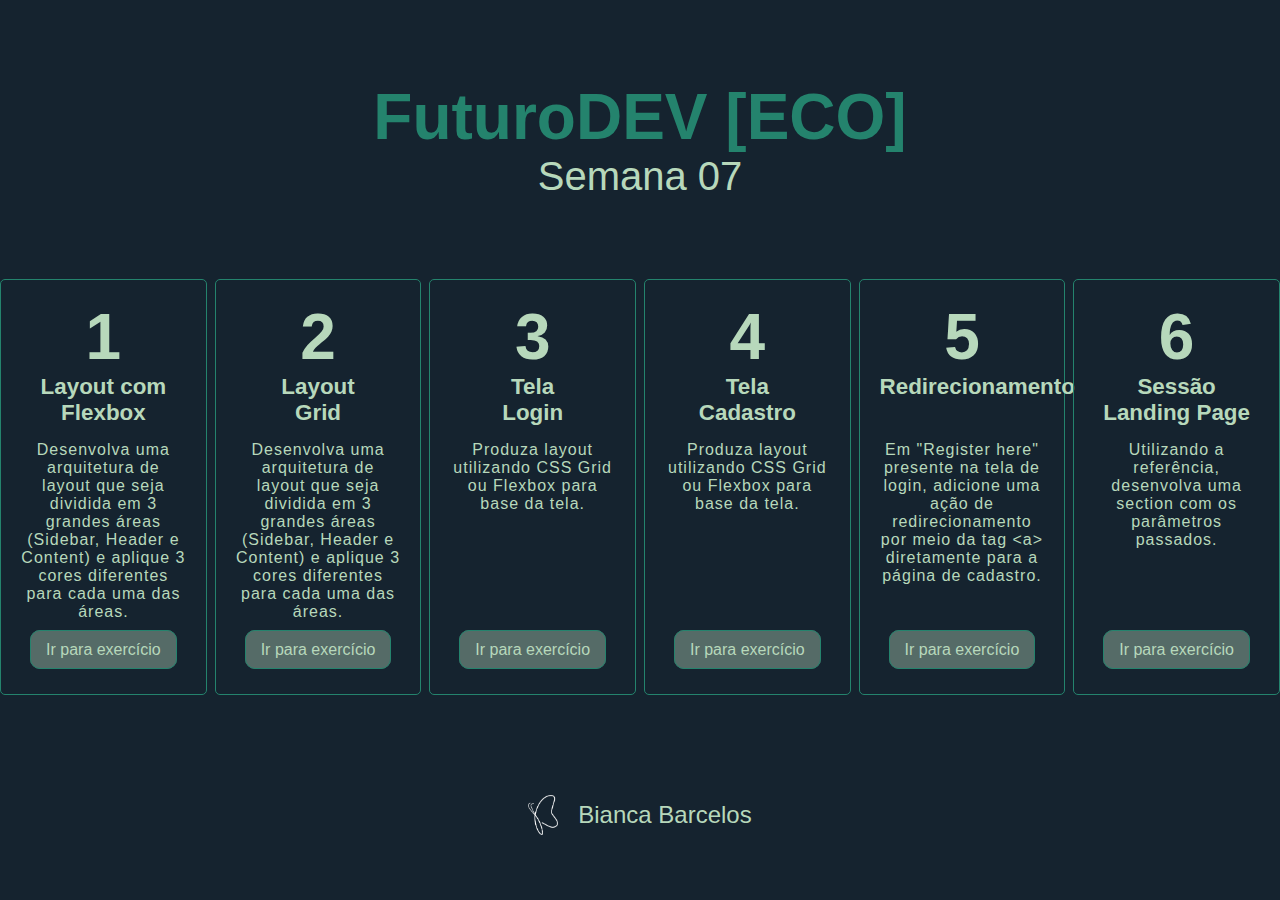
<file: index.html>
<!DOCTYPE html>
<html lang="en">
  <head>
      <meta charset="UTF-8">
      <meta name="viewport" content="width=device-width, initial-scale=1.0">
      <link rel="stylesheet" href="style.css">
      <title>Exercícios</title>
  </head>
  <body>
    <div class="titulo">
      <h1>FuturoDEV [ECO]</h1>
      <p>Semana 07</p>
    </div>
    <section>
      <div>
        <h2>1</h2>
        <h3>Layout com Flexbox</h3>
        <p>Desenvolva uma arquitetura de layout que seja dividida em 3 grandes áreas (Sidebar, Header e Content) e aplique 3 cores diferentes para cada uma das áreas.</p>
        <a href="/ex-1/index.html">Ir para exercício</a>
      </div>
      <div>
        <h2>2</h2>
        <h3>Layout <br>Grid</h3>
        <p>Desenvolva uma arquitetura de layout que seja dividida em 3 grandes áreas (Sidebar, Header e Content) e aplique 3 cores diferentes para cada uma das áreas.</p>
        <a href="/ex-2/index.html">Ir para exercício</a>
      </div>
      <div>
        <h2>3</h2>
        <h3>Tela <br>Login</h3>
        <p>Produza layout utilizando CSS Grid ou Flexbox para base da tela.</p>
        <a href="/ex-3/index.html">Ir para exercício</a>
      </div>
      <div>
        <h2>4</h2>
        <h3>Tela <br>Cadastro</h3>
        <p>Produza layout utilizando CSS Grid ou Flexbox para base da tela.</p>
        <a href="/ex-4/index.html">Ir para exercício</a>
      </div>
      <div>
        <h2>5</h2>
        <h3>Redirecionamento</h3>
        <p>Em "Register here" presente na tela de login, adicione uma ação de redirecionamento por meio da tag &lt;a&gt; diretamente para a página de cadastro.</p>
        <a href="/ex-3/index.html?alert">Ir para exercício</a>
      </div>
      <div>
        <h2>6</h2>
        <h3>Sessão <br>Landing Page</h3>
        <p>Utilizando a referência, desenvolva uma section com os parâmetros passados.</p>
        <a href="/ex-6/index.html">Ir para exercício</a>
      </div>
    </section>

    <div class="logo_bianca">
      <img src="assets/logo.png" alt="">
      <p>Bianca Barcelos</p>
    </div>
  </body>
</html>
</file>
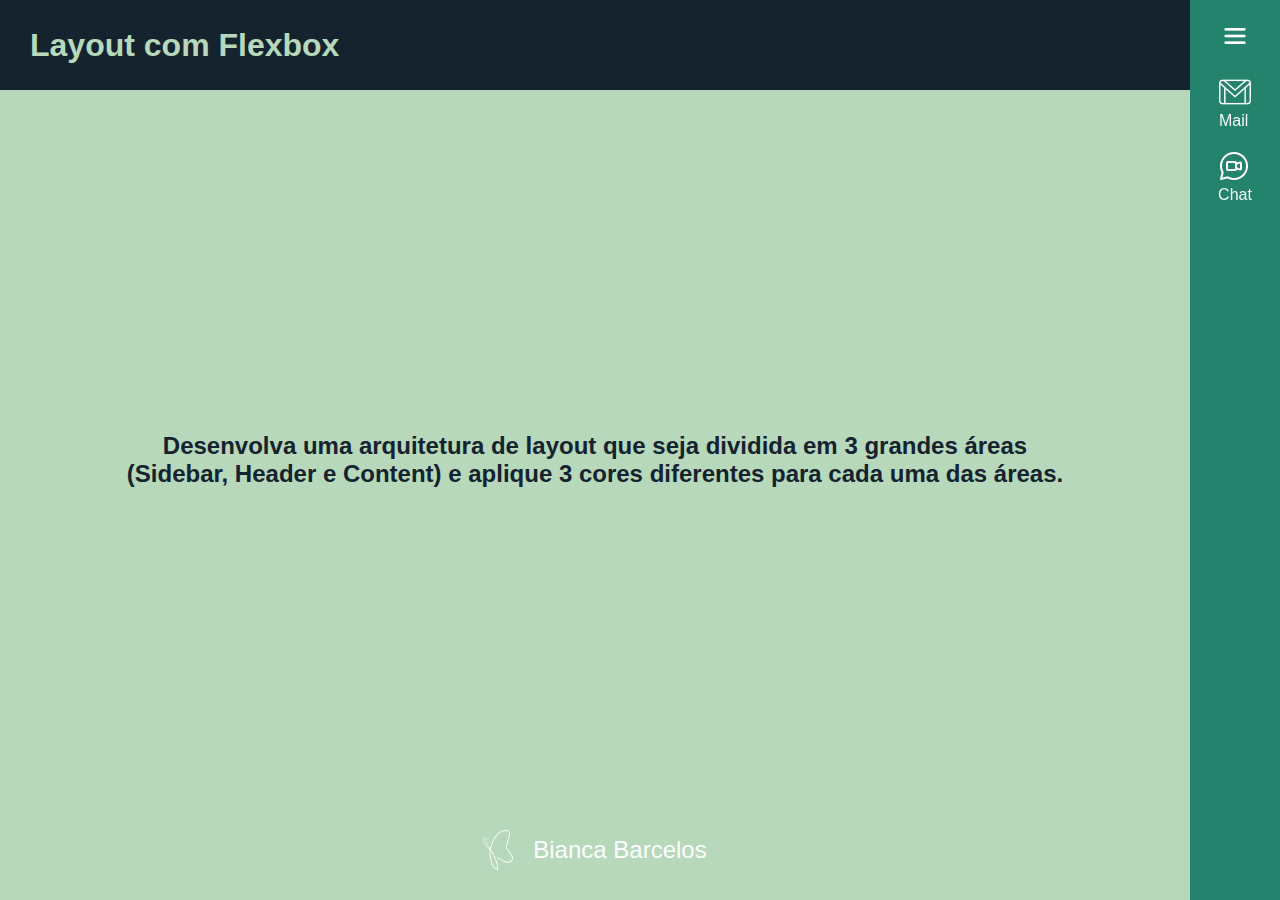
<file: ex-1/index.html>
<!DOCTYPE html>
<html lang="en">
<head>
    <meta charset="UTF-8">
    <meta name="viewport" content="width=device-width, initial-scale=1.0">
    <link rel="stylesheet" href="style.css">
    <title>Exercício 1</title>
</head>
<body>
    <section>
        <header>
            <h1>Layout com Flexbox</h1>
        </header>
        <div id="content">
            <h2>Desenvolva uma arquitetura de layout que seja dividida em 3 grandes áreas (Sidebar, Header e Content) e aplique 3 cores diferentes para cada uma das áreas.</h2>
        </div>
        <div class="logo_bianca">
            <img src="../assets/logo.png" alt="">
            <p>Bianca Barcelos</p>
        </div>
    </section>
    <nav>
        <div>
            <img src="../assets/menu.png" alt="">
        </div>
        <div>
            <img src="../assets/gmail.png" alt="">
            <p>Mail</p>
        </div>
        <div>
            <img src="../assets/chat.png" alt="">
            <p>Chat</p>
        </div>

    </nav>
</body>
</html>
</file>
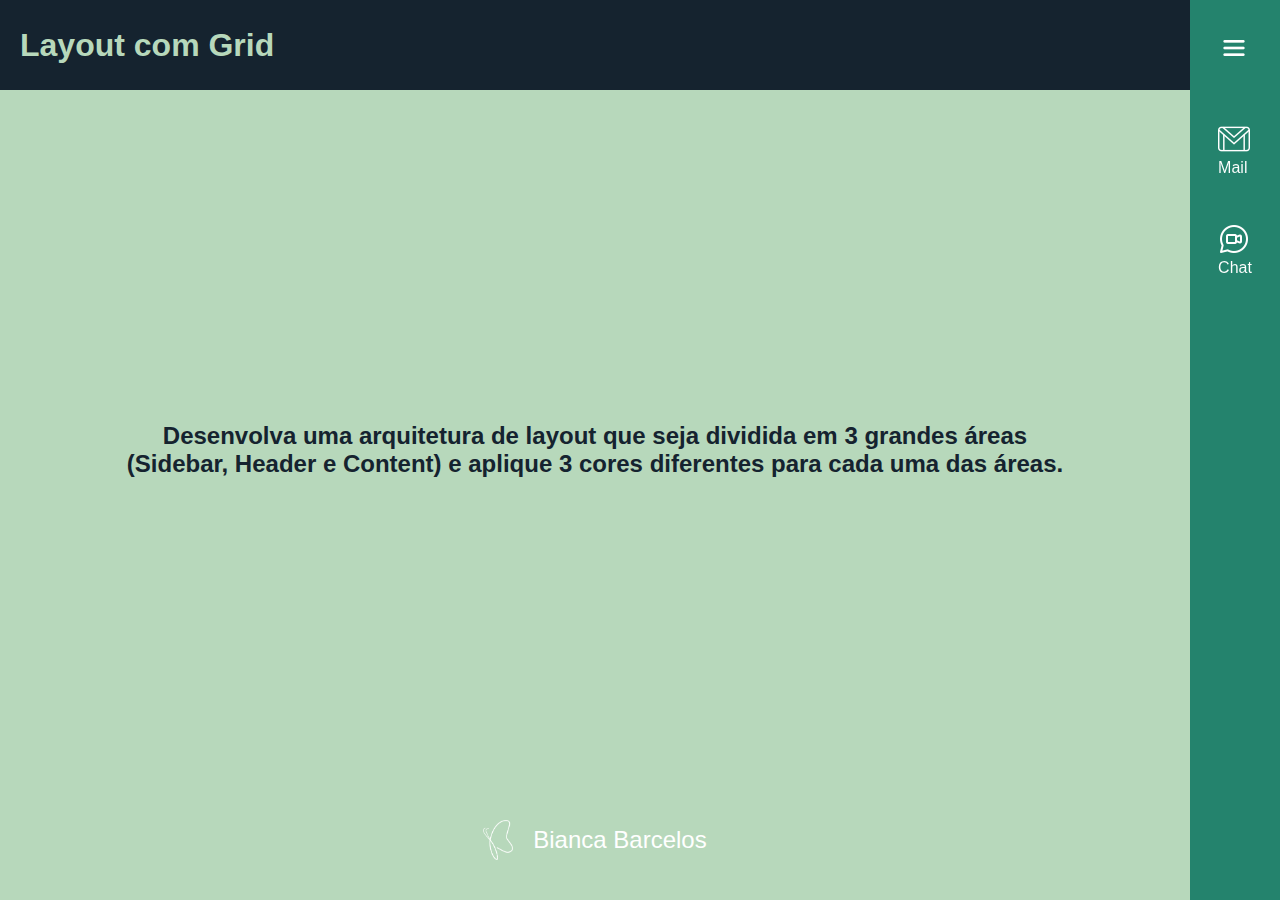
<file: ex-2/index.html>
<!DOCTYPE html>
<html lang="en">
<head>
    <meta charset="UTF-8">
    <meta name="viewport" content="width=device-width, initial-scale=1.0">
    <link rel="stylesheet" href="style.css">
    <title>Exercício 2</title>
</head>
<body class="parent">
    <nav class="div1">
        <div>
            <img src="../assets/menu.png" alt="">
        </div>
        <div>
            <img src="../assets/gmail.png" alt="">
            <p>Mail</p>
        </div>
        <div>
            <img src="../assets/chat.png" alt="">
            <p>Chat</p>
        </div>
    </nav>
    <header class="div2">
        <h1>Layout com Grid</h1>
    </header>
    <div class="div3">
        <h2>Desenvolva uma arquitetura de layout que seja dividida em 3 grandes áreas (Sidebar, Header e Content) e aplique 3 cores diferentes para cada uma das áreas.</h2>
        <div class="logo_bianca">
            <img src="../assets/logo.png" alt="">
            <p>Bianca Barcelos</p>
        </div>
    </div>
</body>
</html>
</file>
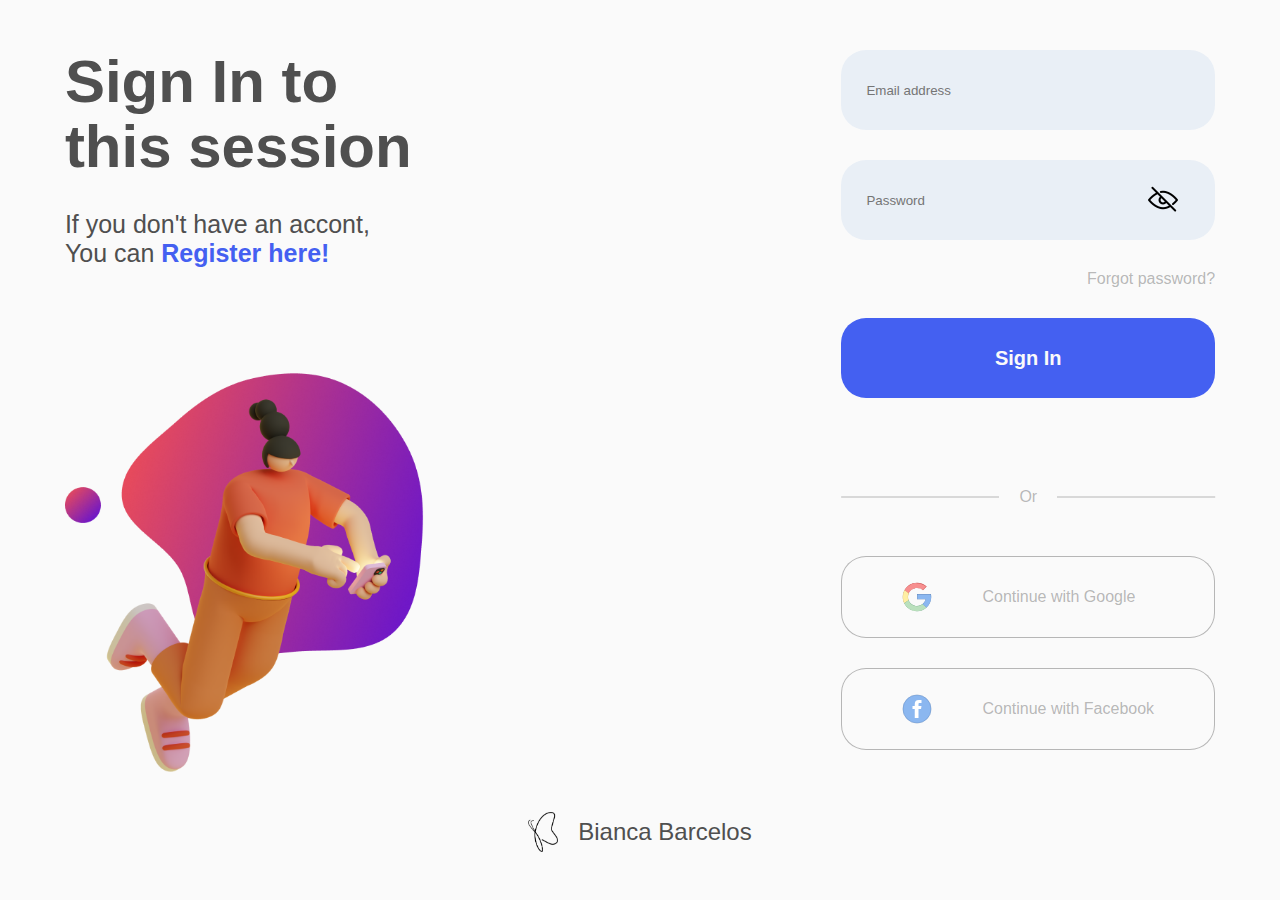
<file: ex-3/index.html>
<!DOCTYPE html>
<html lang="en">
<head>
    <meta charset="UTF-8">
    <meta name="viewport" content="width=device-width, initial-scale=1.0">
    <link rel="stylesheet" href="style.css">
    <title>Exercício 3</title>
</head>
<body>
    <section>
        <div id="colunaTxt">
            <div>
                <h1>Sign In to <br>this session</h1>
                <h2>If you don't have an accont, <br>You can <a href="../ex-4/index.html">Register here!</a></h2>
            </div>
            <img src="../assets/menina.png" alt="">
        </div>
        <div id="colunaForm">
            <form action="">
                <input class="btn" type="email" id="email" class="form" placeholder="Email address">
                <div>
                    <input class="btn" type="password" id="password" class="form" placeholder="Password">
                    <span class="olho"> <img class="olho-img1" onclick="passwordOlho(1)" src="../assets/olho_fechado.png" alt=""><img class="d-none olho-img2" onclick="passwordOlho(2)" src="../assets/olho_aberto.png" alt=""></span>
                </div>
                <a id="forgot" href="../ex-3/">Forgot password?</a>
                <a class="btn btnSign" href="../ex-4/index.html">Sign In</a>
            </form>
            <div>
                <p id="or"><span>Or</span></p>
                <a class="btn btnOr" target="_blank" href="https://www.google.com/webhp?hl=pt-BR&sa=X&ved=0ahUKEwjZssmV6-CEAxWdALkGHRRpCWYQPAgJ&safe=active&ssui=on"> <img src="../assets/google.svg" alt="">Continue with Google</a>
                <a class="btn btnOr" target="_blank" href="https://www.facebook.com/campaign/landing.php?&campaign_id=1654787885&extra_1=s%7Cc%7C318628673256%7Ce%7Cfacebook%27%7C&placement=&creative=318628673256&keyword=facebook%27&partner_id=googlesem&extra_2=campaignid%3D1654787885%26adgroupid%3D62478117254%26matchtype%3De%26network%3Dg%26source%3Dnotmobile%26search_or_content%3Ds%26device%3Dc%26devicemodel%3D%26adposition%3D%26target%3D%26targetid%3Dkwd-362360550869%26loc_physical_ms%3D9102229%26loc_interest_ms%3D%26feeditemid%3D%26param1%3D%26param2%3D&gad_source=1&gclid=CjwKCAiAxaCvBhBaEiwAvsLmWCQKUSvKiqwntUK_NLragI9D2RbbsOvI4U8z8o1oWkTt0CbEZM-myhoCkVAQAvD_BwE"> <img src="../assets/facebook.svg" alt="">Continue with Facebook</a>
            </div>
        </div>
    </section>
    <div class="logo_bianca">
        <img src="../assets/logo.png" alt="">
        <p>Bianca Barcelos</p>
    </div>
    <script src="script.js"></script>
</body>
</html>
</file>
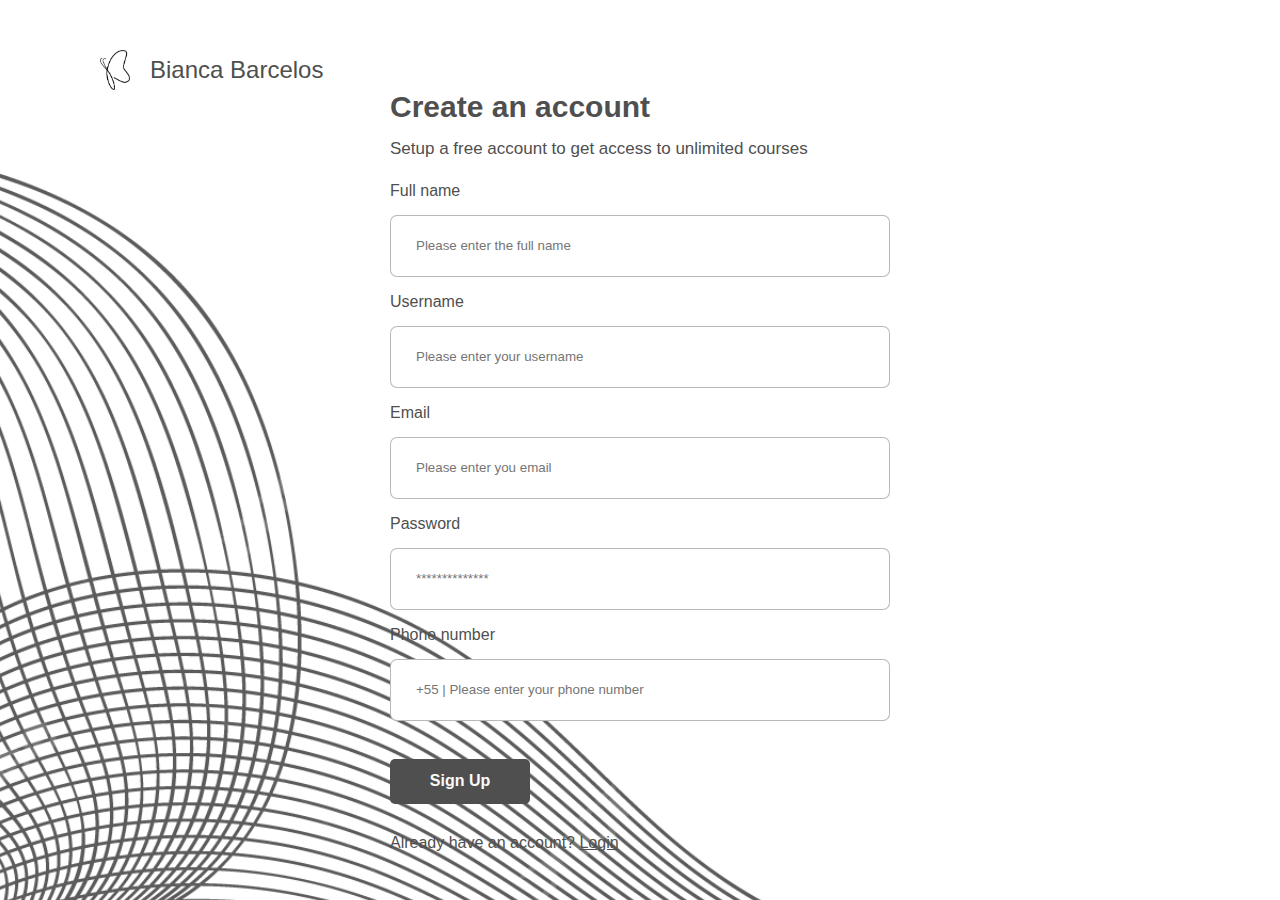
<file: ex-4/index.html>
<!DOCTYPE html>
<html lang="en">
<head>
    <meta charset="UTF-8">
    <meta name="viewport" content="width=device-width, initial-scale=1.0">
    <link rel="stylesheet" href="style.css">
    <title>Exercício 4</title>
</head>
<body>
    <div class="logo_bianca">
        <img src="../assets/logo.png" alt="">
        <p>Bianca Barcelos</p>
    </div>
    <section>
        <h1>Create an account</h1>
        <h2>Setup a free account to get access to unlimited courses</h2>
        <form action="">
            <fieldset>
                <label for="name">Full name</label>
                <input type="text" required id="name" name="name" placeholder="Please enter the full name">
            </fieldset>
            <fieldset>
                <label for="username">Username</label>
                <input type="text" required id="username" name="username" placeholder="Please enter your username">
            </fieldset>
            <fieldset>
                <label for="email">Email</label>
                <input type="text" required id="email" name="email" placeholder="Please enter you email">
            </fieldset>
            <fieldset>
                <label for="password">Password</label>
                <input type="text" required id="password" name="password" placeholder="**************">
            </fieldset>
            <fieldset>
                <label for="number">Phone number</label>
                <input type="text" required id="number" name="number" placeholder="+55 | Please enter your phone number">
            </fieldset>
        </form>
        <div>
            <a class="btnSign" href="../ex-3/index.html">Sign Up</a>
            <p id="login">Already have an account? <a href="../ex-3/index.html">Login</a></p>
        </div>

    </section>
    
</body>
</html>
</file>
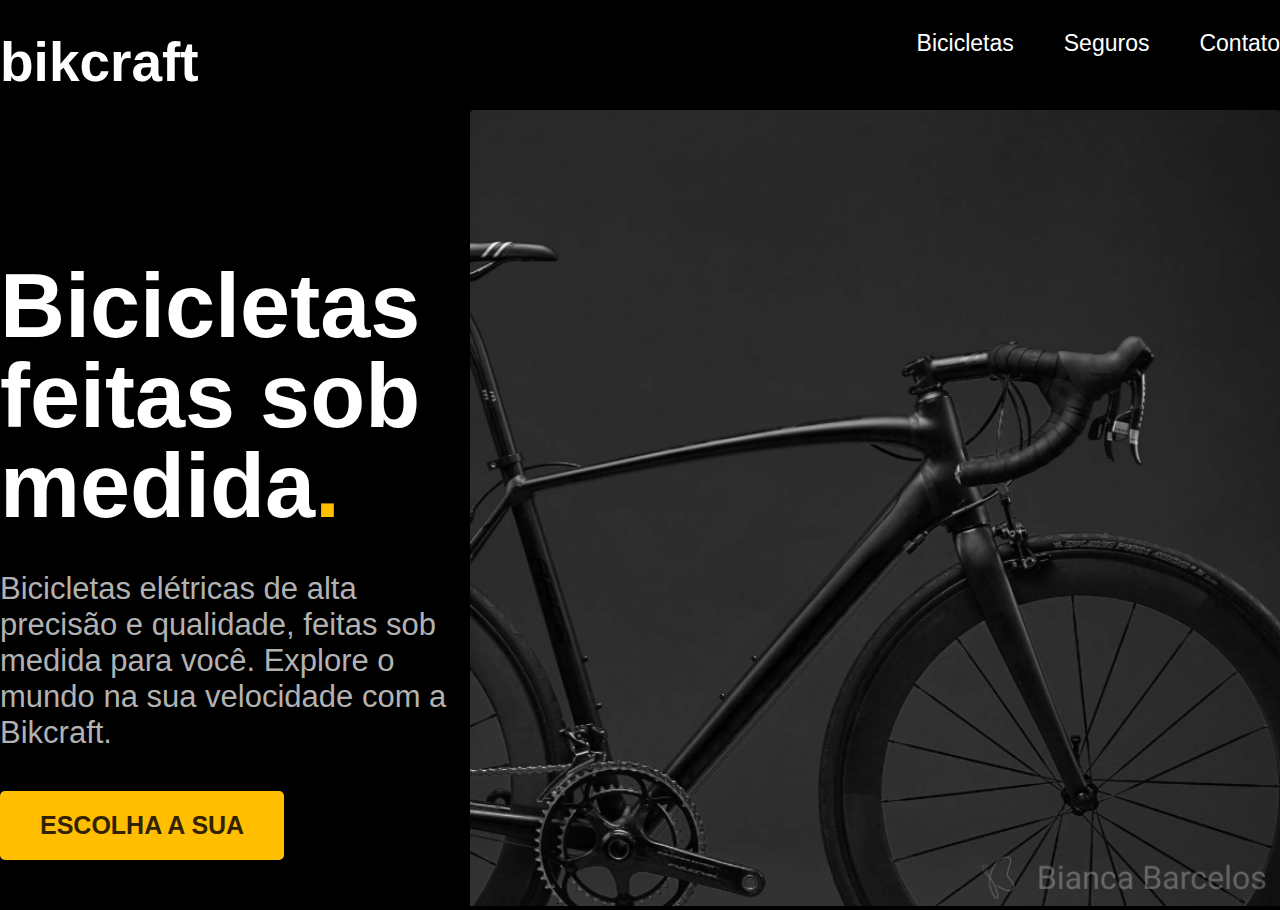
<file: ex-6/index.html>
<!DOCTYPE html>
<html lang="en">
<head>
    <meta charset="UTF-8">
    <meta name="viewport" content="width=device-width, initial-scale=1.0">
    <link rel="stylesheet" href="style.css">
    <title>Exercício 6</title>
</head>
<body>
    <header>
        <div>
            <h2>bikcraft</h2>
        </div>
        <div>
            <a href="">Bicicletas</a>
            <a href="">Seguros</a>
            <a href="">Contato</a>
        </div>
    </header>
    <section>
        <div class="colunaTexto">
            <h1>Bicicletas feitas sob medida<span>.</span></h1>
            <p>Bicicletas elétricas de alta precisão e qualidade, feitas sob medida para você. Explore o mundo na sua velocidade com a Bikcraft.</p>
            <a href="../index.html">ESCOLHA A SUA</a>
        </div>
        <div class="colunaImg">
            <img src="../assets/bike.png" alt="">
        </div>
    </section>

</body>
</html>
</file>
<file: style.css>
:root {
    --primary : #15232F;
    --secondary : #24836D;
    --contrast : #B7D8BB;
}

@import url('https://fonts.googleapis.com/css2?family=Roboto:ital,wght@0,100;0,300;0,400;0,500;0,700;0,900;1,100;1,300;1,400;1,500;1,700;1,900&display=swap');

* {
    margin: 0;
    padding: 0;
    font-family: "Roboto", sans-serif;

}

body {
    background-color: var(--primary);
    color: var(--contrast);
    font-size: 62.5%;
} 

.titulo {
    margin: 5rem auto;
    text-align: center;
}

.titulo h1 {
    color: var(--secondary);
    font-size: 4rem;
}

.titulo p {
    font-size: 2.5rem;
}

section {
    display: flex;
    flex-wrap: wrap;
    max-width: 1500px;
    margin: auto;
    justify-content: space-between;
    gap: 15px 0;
}

section div {
    border: 1px solid var(--secondary);
    border-radius: 5px;
    width: calc(16% - 40px);
    padding: 20px 20px 35px;
    text-align: center;
}

section div h2 {
    font-size: 4rem;
}

section div h3 {
    margin-bottom: 15px;
    font-size: 1.4rem;
    height: 52px;
}

section div p {
    font-size: 1rem;
    letter-spacing: 1px;
    font-weight: 300;
    min-height: 200px;
}

section div a {
    text-decoration: none;
    color: var(--contrast);
    font-size: 1rem;
    border: 1px solid var(--secondary);
    border-radius: 10px;
    padding: 10px 15px;
    background-color: #B7D8BB66;
    transition: background-color .3s ease-in-out;
}

section div a:hover {
    background-color: var(--secondary);
}

.logo_bianca {
    gap: 20px;
    width: 100%;
    display: flex;
    margin-top: 100px;
    margin-bottom: 30px;
    align-items: center;
    justify-content: center;
    font-size: 1.5rem;
}
.logo_bianca img{
    width: 30px;
}
</file>
<file: ex-1/style.css>
:root {
    --primary : #15232F;
    --secondary : #24836D;
    --contrast : #B7D8BB;
}

* {
    margin: 0;
    font-family: sans-serif;
}

body {
    display: flex;
    flex-wrap: wrap;
    width: 100%;
    background-color: var(--contrast);
    & header {
        background-color: var(--primary);
        width: 100%;
        height: 90px;
        color: #B7D8BB;
        display: flex;
        align-items: center;
        padding: 0 30px;
    }
    & section {
        width: calc(100% - 90px);
    }
    & #content {
        height: calc(100vh - 90px - 70px);
        display: flex;
        & h2 {
            max-width: 950px;
            margin: auto;
            text-align: center;
            align-self: center;
            color: var(--primary);
        }
    }
}

nav {
    width: 90px;
    height: 100vh;
    background-color: var(--secondary);
    & div {
        width: min-content;
        margin: 20px auto 20px;
        filter: invert(1);
    }

}

.logo_bianca {
    gap: 20px;
    width: 100%;
    display: flex;
    margin-bottom: 30px;
    align-items: center;
    justify-content: center;
    font-size: 1.5rem;
    color: #fff;
    
}
.logo_bianca img{
    width: 30px;
}
</file>
<file: ex-2/style.css>
:root {
    --primary : #15232F;
    --secondary : #24836D;
    --contrast : #B7D8BB;
}

* {
    margin: 0;
    font-family: sans-serif;
}

/* Config Grid */
.parent {
    display: grid;
    grid-template-columns: repeat(4, 1fr) 90px;
    grid-template-rows: 90px repeat(4, 1fr);
    grid-column-gap: 0px;
    grid-row-gap: 0px;
}

.div1 { grid-area: 1 / 5 / 6 / 6; }
.div2 { grid-area: 1 / 1 / 2 / 5; }
.div3 { grid-area: 2 / 1 / 6 / 5; }

/* Customização CSS */

.div1 {
    background-color: var(--secondary);
    display: grid;
    justify-content: center;
    grid-template-rows: repeat(3, 100px) 1fr;
    & div {
        filter: invert(1);
        align-self: center;
    }

}
.div2 {
    background-color: var(--primary);
    display: grid;
    align-items: center;
    & h1 {
        color: var(--contrast);
        padding: 0 20px;
    }
}
.div3 {
    background-color: var(--contrast);
    height: calc(100vh - 90px);
    display: grid;
    grid-template-rows: repeat(1, 1fr) 90px;
    & h2 {
        max-width: 950px;
        text-align: center;
        margin: auto;
        color: var(--primary);
    }

}

.logo_bianca {
    gap: 20px;
    width: 100%;
    display: flex;
    margin-bottom: 30px;
    align-items: center;
    justify-content: center;
    font-size: 1.5rem;
    color: #fff;
    
}
.logo_bianca img{
    width: 30px;
}
</file>
<file: ex-3/style.css>
:root {
    --primary : #FAFAFA;
    --secondary : #4460F1;
    --tertiary : #E9EFF6;
    --text : #4F4F4F66;
    --contrast : #4F4F4F;
}

@import url('https://fonts.googleapis.com/css2?family=Inter:wght@100..900&display=swap');

* {
    margin: 0;
    font-family: "Inter", sans-serif;
    color: var(--contrast);
}
h1 {
    font-weight: 900;
    font-size: 60px;
}
h2 {
    font-weight: 500;
    font-size: 25px;
    & a {
        color: var(--secondary);
        font-weight: 700;
        text-decoration: none;
    }
}
.d-none {
    display: none;
}
body {
    background-color: var(--primary);
    & section {
        display: flex;
        align-items: start;
        max-width: 1200px;
        margin: auto;
        justify-content: space-around;
        margin-top: 50px;
        & #colunaTxt {
            display: flex;
            flex-wrap: wrap;
            & > div {
                width: 100%;
                height: 300px;
            }
            & h1 {
                line-height: 108%;
                padding-bottom: 30px;
            }
            & img {
                width: 380px;
                align-self: baseline;
            }
        }
        & #colunaForm {
            & form {
                display: flex;
                flex-direction: column;
                gap: 30px;
                & div {
                    position: relative;
                }
                & .olho {
                    position: absolute;
                    right: 20px;
                    top: 50%;
                    transform: translate(-50%, -50%);
                    border: 0;
                    background-color: transparent;
                    cursor: pointer;
                    width: 32px;
                    height: 32px;
                }
            }
            & .btn {
                height: 80px;
                border-radius: 25px;
                display: block;
                background-color: var(--tertiary);
                border: none;
                text-align: start;
                padding: 0 25px;
                color: var(--text);
            }
            & .btnSign {
                background-color: var(--secondary);
                color: var(--primary);
                text-decoration: none;
                font-weight: 700;
                font-size: 20px;
                display: flex;
                align-items: center;
                justify-content: center;
                transition: all .3s ease-in-out;
            }
            & .btnSign:hover {
                background-color: #243caf;
            }
            & .btnOr {
                display: flex;
                text-decoration: none;
                display: flex;
                align-items: center;
                gap: 50px;
                background-color: var(--primary);
                border: var(--text) 1px solid;
                padding: 0 60px;
                transition: all .3s ease-in-out;
                cursor: pointer;
            }
            & .btnOr:hover {
                color: var(--contrast);
                background-color: #E9EFF666;
            }
            & #forgot {
                text-align: end;
                color: var(--text);
                transition: all .3s ease-in-out;
                text-decoration: none;
            }
            & #forgot:hover {
                color: var(--contrast);
            }
            & div {
                display: flex;
                flex-direction: column;
                gap: 30px;
                & #or{
                    margin-top: 70px;
                    position: relative;
                    width: 100%;
                    text-align: center;
                    cursor: default;
                    & span {
                        background-color: var(--primary);
                        display: block;
                        width: fit-content;
                        margin: auto;
                        padding: 20px;
                        color: var(--text);
                    }
                    &::after {
                        content: "";
                        width: 100%;
                        height: 1px;
                        background-color: var(--text);
                        position: absolute;
                        top: 50%;
                        left: 50%;
                        transform: translate(-50%, -50%);
                        z-index: -1;
                    }
                }
            }
        }
    }
}



.logo_bianca {
    gap: 20px;
    width: 100%;
    display: flex;
    margin-bottom: 30px;
    align-items: center;
    justify-content: center;
    font-size: 1.5rem;
    color: #fff;
    margin-top: 40px;
}
.logo_bianca img{
    width: 30px;
    filter: invert(1);
}
</file>
<file: ex-4/style.css>
:root {
    --primary : #FAFAFA;
    --secondary : #4460F1;
    --tertiary : #E9EFF6;
    --text : #4F4F4F66;
    --contrast : #4F4F4F;
}

@import url('https://fonts.googleapis.com/css2?family=Inter:wght@100..900&display=swap');

* {
    margin: 0;
    font-family: "Inter", sans-serif;
    color: var(--contrast);
}
body {
    padding: 0 100px;
    background-image: url(../assets/bg-ex-4.png);
    background-size: cover;
    background-repeat: no-repeat;
    background-position: -497px 0px;
}
h1 {
    font-weight: 900;
    font-size: 30px;
}
h2 {
    font-weight: 500;
    font-size: 17px;
    margin: 15px 0;
    & a {
        color: var(--secondary);
        font-weight: 700;
        text-decoration: none;
    }
}
section {
    max-width: 500px;
    margin: auto;
}
form {
    display: flex;
    gap: 10 px;
    flex-direction: column;
    & fieldset {
        border: none;
        display: flex;
        flex-direction: column;
        padding: 8px 0;
        & input {
            margin-top: 15px;
            height: 60px;
            border-radius: 7px;
            border: .8px solid #4F4F4F66;
            text-align: start;
            padding: 0 25px;
        }
    }
}

.btnSign {
    height: 45px;
    width: 90px;
    border-radius: 5px;
    padding: 0 25px;
    background-color: var(--contrast);
    color: var(--primary);
    text-decoration: none;
    font-weight: 700;
    display: flex;
    align-items: center;
    justify-content: center;
    transition: all .3s ease-in-out;
    margin: 30px 0;
}
.btnSign:hover {
    background-color: var(--text);
}
#login a {
    color: var(--contrast);
    transition: all .3s ease-in-out;
}
#login a:hover {
    color: var(--text);
}

.logo_bianca {
    gap: 20px;
    width: 100%;
    display: flex;
    align-items: center;
    justify-content: start;
    font-size: 1.5rem;
    color: #fff;
    margin-top: 50px;
}
.logo_bianca img{
    width: 30px;
    filter: invert(1);
}
</file>
<file: ex-6/style.css>
:root {
    --txt_subtitulo : #B2B2B2;
    --bg : #000;
    --btn_acao : #FFBF00;
    --txt_principal : #FFFFFF;
    --txt_botao : #332200;
}

* {
    margin: 0;
    padding: 0;
    font-family: "Roboto", sans-serif;
    color: var(--txt_principal);
}

body {
    background-color: var(--bg);
    margin: auto;
    max-width: 1600px;
}
header {
    height: 50px;
    display: flex;
    justify-content: space-between;
    padding: 30px 0;
    & h2 {
        font-size: 55px;
    }
    & div {
        font-size: 23px;
        display: flex;
        gap: 50px;
        & a {
            text-decoration: none;
        }
    }
}

section {
    display: flex;
    justify-content: space-between;
    align-items: end;
    & .colunaTexto {
        max-width: 700px;
        & h1 {
            font-size: 90px;
            font-weight: 700;
            line-height: 90px;
            & span {
                color: var(--btn_acao);
            }
        }
        & p {
            color: var(--txt_subtitulo);
            font-size: 31px;
            padding: 40px 0;
        }
        & a {
            text-decoration: none;
            color: var(--txt_botao);
            background-color: var(--btn_acao);
            display: block;
            
            padding: 20px 40px;
            width: fit-content;
            border-radius: 5px;
            margin-bottom: 50px;
            font-weight: 700;
            font-size: 25px;
            text-align: center;
            transition: all .3s ease-in-out;
        }
        & a:hover {
            color: var(--txt_principal);
        }
    }
    & .colunaImg img {
        width: 810px;
        overflow-y: hidden;
    }
}
</file>
